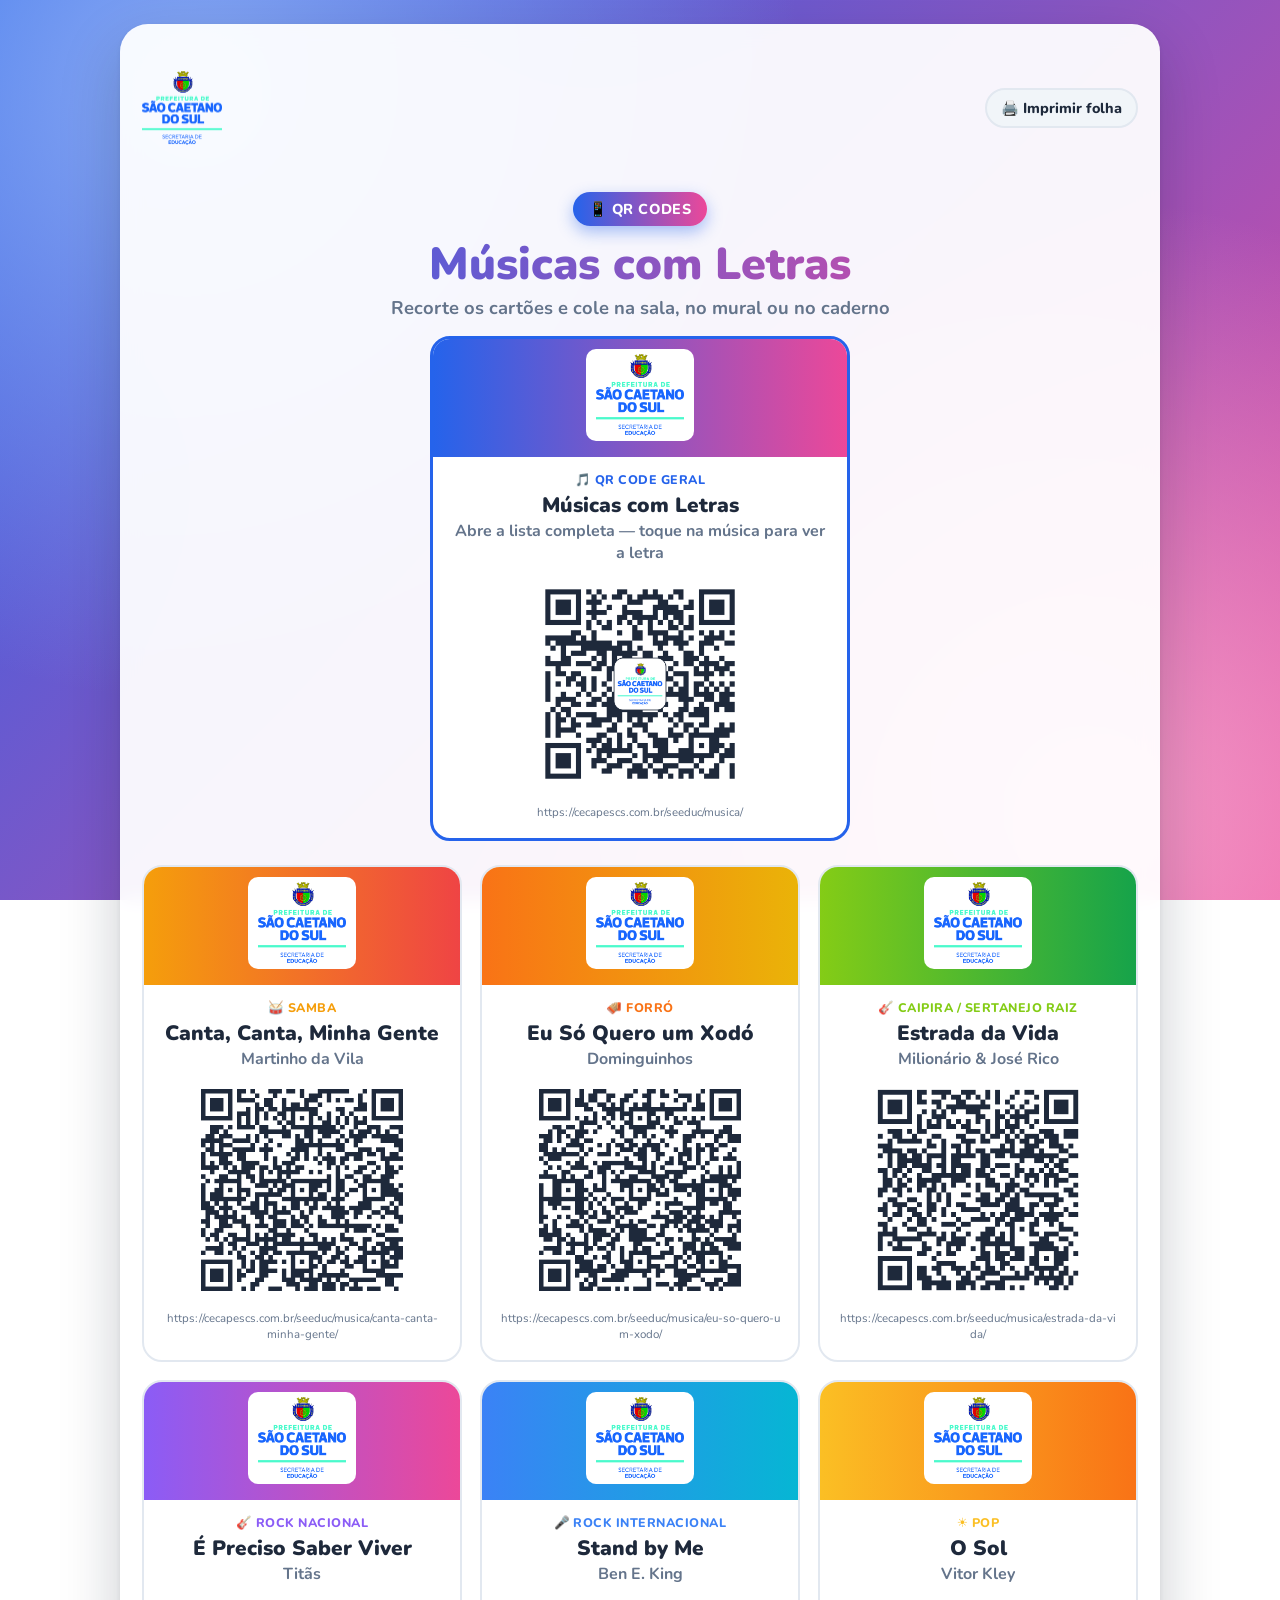
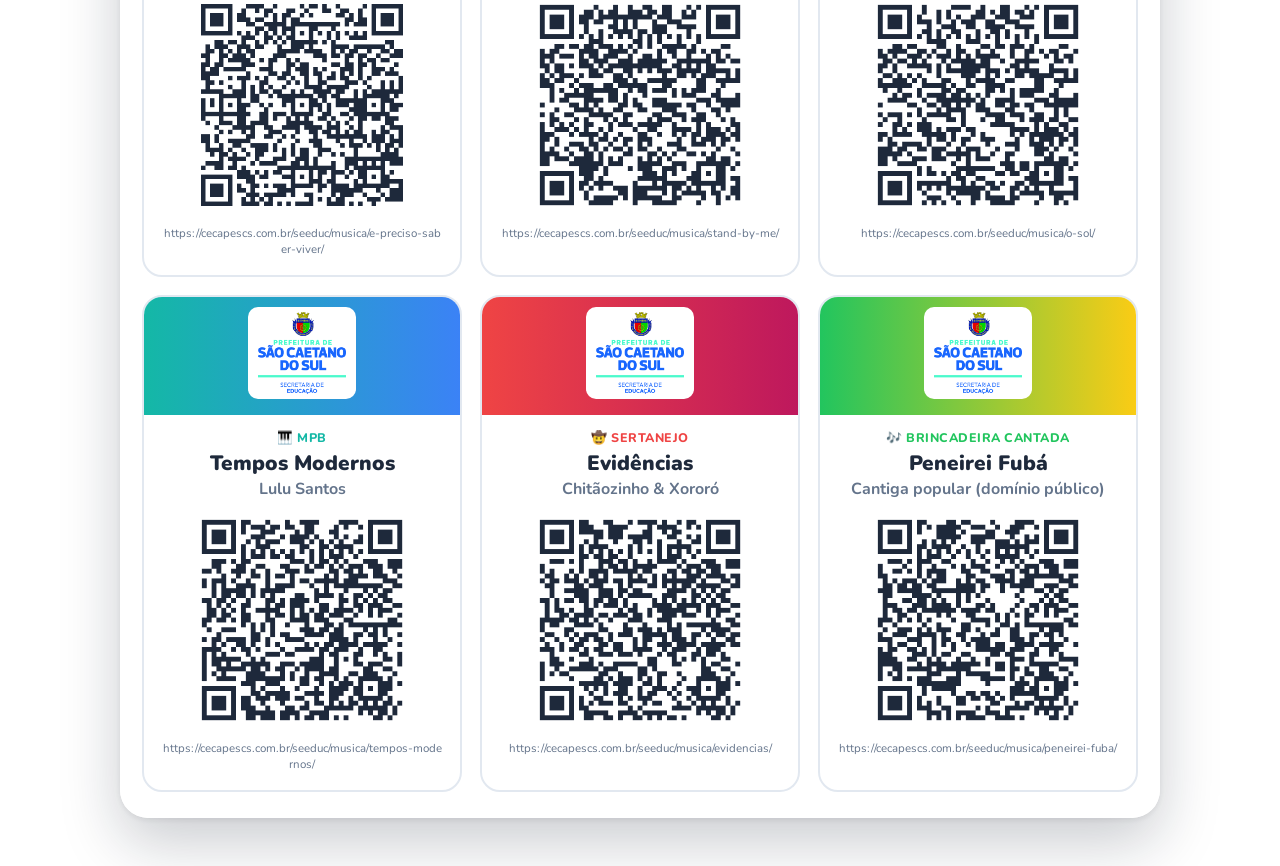
<file: musica/qrcodes/index.html>
<!DOCTYPE html>
<html lang="pt-BR">
<head>
  <meta charset="UTF-8">
  <meta name="viewport" content="width=device-width, initial-scale=1.0">
  <title>QR Codes — Músicas com Letras | SEEDUC</title>
  <link rel="icon" href="../assets/favicon.svg" type="image/svg+xml">
  <link rel="preconnect" href="https://fonts.googleapis.com">
  <link rel="preconnect" href="https://fonts.gstatic.com" crossorigin>
  <link href="https://fonts.googleapis.com/css2?family=Nunito:wght@400;600;700;900&display=swap" rel="stylesheet">
  <link rel="stylesheet" href="../assets/estilo.css">
  <style>
    :root { --cor: #2563eb; --cor2: #ec4899; }
  </style>
</head>
<body class="pagina-qr">
  <div class="fundo" aria-hidden="true">
    <span class="nota n1" aria-hidden="true">♪</span>
    <span class="nota n2" aria-hidden="true">♫</span>
    <span class="nota n3" aria-hidden="true">♩</span>
    <span class="nota n4" aria-hidden="true">♬</span>
    <span class="nota n5" aria-hidden="true">♪</span>
    <span class="nota n6" aria-hidden="true">♫</span>
    <span class="nota n7" aria-hidden="true">♩</span>
    <span class="nota n8" aria-hidden="true">♬</span>
    <span class="nota n9" aria-hidden="true">♪</span>
    <span class="nota n10" aria-hidden="true">♫</span>
    <span class="nota n11" aria-hidden="true">♬</span>
    <span class="nota n12" aria-hidden="true">♪</span>
  </div>

  <main class="cartao cartao-largo">
    <header class="topo">
      <a href="../" class="logo-link"><img src="../assets/logo-seeduc.png" alt="SEEDUC" class="logo"></a>
      <button type="button" class="botao-pequeno" onclick="window.print()">🖨️ Imprimir folha</button>
    </header>
    <div class="cabecalho">
      <span class="estilo">📱 QR Codes</span>
      <h1>Músicas com Letras</h1>
      <p class="artista">Recorte os cartões e cole na sala, no mural ou no caderno</p>
    </div>

    <section class="grade-qr">
      <article class="qr-cartao qr-geral" style="--cor: #2563eb; --cor2: #ec4899;">
        <div class="qr-faixa"><img src="../assets/logo-seeduc.png" alt="SEEDUC" class="qr-logo"></div>
        <div class="qr-estilo">🎵 QR code geral</div>
        <h2>Músicas com Letras</h2>
        <p class="qr-artista">Abre a lista completa — toque na música para ver a letra</p>
        <img src="geral-com-logo.png" alt="QR Code: lista de músicas" class="qr-img">
        <p class="qr-url">https://cecapescs.com.br/seeduc/musica/</p>
      </article>
      <article class="qr-cartao" style="--cor: #f59e0b; --cor2: #ef4444;">
        <div class="qr-faixa"><img src="../assets/logo-seeduc.png" alt="SEEDUC" class="qr-logo"></div>
        <div class="qr-estilo">🥁 Samba</div>
        <h2>Canta, Canta, Minha Gente</h2>
        <p class="qr-artista">Martinho da Vila</p>
        <img src="canta-canta-minha-gente.png" alt="QR Code: Canta, Canta, Minha Gente" class="qr-img">
        <p class="qr-url">https://cecapescs.com.br/seeduc/musica/canta-canta-minha-gente/</p>
      </article>
      <article class="qr-cartao" style="--cor: #f97316; --cor2: #eab308;">
        <div class="qr-faixa"><img src="../assets/logo-seeduc.png" alt="SEEDUC" class="qr-logo"></div>
        <div class="qr-estilo">🪗 Forró</div>
        <h2>Eu Só Quero um Xodó</h2>
        <p class="qr-artista">Dominguinhos</p>
        <img src="eu-so-quero-um-xodo.png" alt="QR Code: Eu Só Quero um Xodó" class="qr-img">
        <p class="qr-url">https://cecapescs.com.br/seeduc/musica/eu-so-quero-um-xodo/</p>
      </article>
      <article class="qr-cartao" style="--cor: #84cc16; --cor2: #16a34a;">
        <div class="qr-faixa"><img src="../assets/logo-seeduc.png" alt="SEEDUC" class="qr-logo"></div>
        <div class="qr-estilo">🎸 Caipira / Sertanejo raiz</div>
        <h2>Estrada da Vida</h2>
        <p class="qr-artista">Milionário &amp; José Rico</p>
        <img src="estrada-da-vida.png" alt="QR Code: Estrada da Vida" class="qr-img">
        <p class="qr-url">https://cecapescs.com.br/seeduc/musica/estrada-da-vida/</p>
      </article>
      <article class="qr-cartao" style="--cor: #8b5cf6; --cor2: #ec4899;">
        <div class="qr-faixa"><img src="../assets/logo-seeduc.png" alt="SEEDUC" class="qr-logo"></div>
        <div class="qr-estilo">🎸 Rock nacional</div>
        <h2>É Preciso Saber Viver</h2>
        <p class="qr-artista">Titãs</p>
        <img src="e-preciso-saber-viver.png" alt="QR Code: É Preciso Saber Viver" class="qr-img">
        <p class="qr-url">https://cecapescs.com.br/seeduc/musica/e-preciso-saber-viver/</p>
      </article>
      <article class="qr-cartao" style="--cor: #3b82f6; --cor2: #06b6d4;">
        <div class="qr-faixa"><img src="../assets/logo-seeduc.png" alt="SEEDUC" class="qr-logo"></div>
        <div class="qr-estilo">🎤 Rock internacional</div>
        <h2>Stand by Me</h2>
        <p class="qr-artista">Ben E. King</p>
        <img src="stand-by-me.png" alt="QR Code: Stand by Me" class="qr-img">
        <p class="qr-url">https://cecapescs.com.br/seeduc/musica/stand-by-me/</p>
      </article>
      <article class="qr-cartao" style="--cor: #fbbf24; --cor2: #f97316;">
        <div class="qr-faixa"><img src="../assets/logo-seeduc.png" alt="SEEDUC" class="qr-logo"></div>
        <div class="qr-estilo">☀️ Pop</div>
        <h2>O Sol</h2>
        <p class="qr-artista">Vitor Kley</p>
        <img src="o-sol.png" alt="QR Code: O Sol" class="qr-img">
        <p class="qr-url">https://cecapescs.com.br/seeduc/musica/o-sol/</p>
      </article>
      <article class="qr-cartao" style="--cor: #14b8a6; --cor2: #3b82f6;">
        <div class="qr-faixa"><img src="../assets/logo-seeduc.png" alt="SEEDUC" class="qr-logo"></div>
        <div class="qr-estilo">🎹 MPB</div>
        <h2>Tempos Modernos</h2>
        <p class="qr-artista">Lulu Santos</p>
        <img src="tempos-modernos.png" alt="QR Code: Tempos Modernos" class="qr-img">
        <p class="qr-url">https://cecapescs.com.br/seeduc/musica/tempos-modernos/</p>
      </article>
      <article class="qr-cartao" style="--cor: #ef4444; --cor2: #be185d;">
        <div class="qr-faixa"><img src="../assets/logo-seeduc.png" alt="SEEDUC" class="qr-logo"></div>
        <div class="qr-estilo">🤠 Sertanejo</div>
        <h2>Evidências</h2>
        <p class="qr-artista">Chitãozinho &amp; Xororó</p>
        <img src="evidencias.png" alt="QR Code: Evidências" class="qr-img">
        <p class="qr-url">https://cecapescs.com.br/seeduc/musica/evidencias/</p>
      </article>
      <article class="qr-cartao" style="--cor: #22c55e; --cor2: #facc15;">
        <div class="qr-faixa"><img src="../assets/logo-seeduc.png" alt="SEEDUC" class="qr-logo"></div>
        <div class="qr-estilo">🎶 Brincadeira cantada</div>
        <h2>Peneirei Fubá</h2>
        <p class="qr-artista">Cantiga popular (domínio público)</p>
        <img src="peneirei-fuba.png" alt="QR Code: Peneirei Fubá" class="qr-img">
        <p class="qr-url">https://cecapescs.com.br/seeduc/musica/peneirei-fuba/</p>
      </article>
    </section>
  </main>
</body>
</html>
</file>
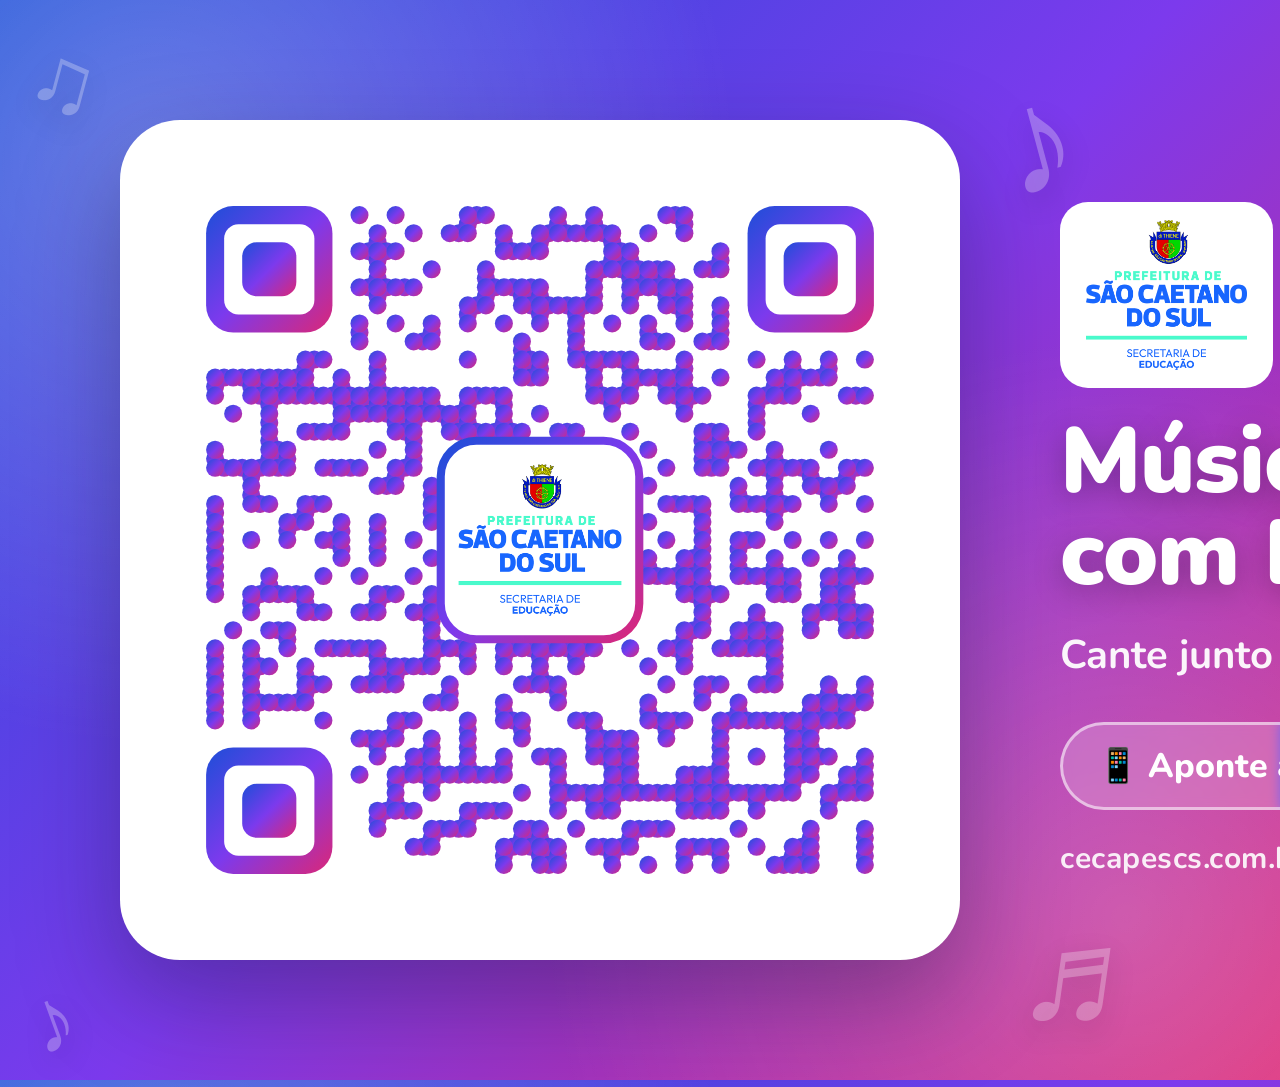
<file: musica/qrcodes/telao.html>
<!DOCTYPE html>
<html lang="pt-BR"><head><meta charset="UTF-8"><title>QR Telão</title>
<link href="https://fonts.googleapis.com/css2?family=Nunito:wght@700;900&display=swap" rel="stylesheet">
<style>
  * { margin:0; box-sizing:border-box; }
  body { width:1920px; height:1080px; overflow:hidden; font-family:'Nunito',sans-serif; color:#fff; position:relative;
    background: radial-gradient(circle at 12% 15%, rgba(255,255,255,.28) 0, transparent 40%),
                radial-gradient(circle at 88% 85%, rgba(255,255,255,.22) 0, transparent 40%),
                linear-gradient(135deg,#1d4ed8 0%,#7c3aed 50%,#db2777 100%); }
  .nota { position:absolute; color:rgba(255,255,255,.28); font-size:120px; text-shadow:0 10px 30px rgba(0,0,0,.15); }
  .cartao { position:absolute; left:120px; top:120px; width:840px; height:840px; background:#fff; border-radius:60px;
    box-shadow:0 40px 100px rgba(15,23,42,.35); padding:50px; }
  .cartao img { width:100%; height:100%; display:block; }
  .texto { position:absolute; left:1060px; top:0; height:1080px; width:760px; display:flex; flex-direction:column; justify-content:center; gap:28px; }
  .logo { background:#fff; border-radius:28px; padding:18px 26px; width:fit-content; }
  .logo img { height:150px; display:block; }
  h1 { font-size:92px; font-weight:900; line-height:1; letter-spacing:-1px; text-shadow:0 8px 30px rgba(0,0,0,.25); }
  h2 { font-size:40px; font-weight:700; opacity:.95; }
  .chamada { margin-top:12px; background:rgba(255,255,255,.18); border:3px solid rgba(255,255,255,.55); border-radius:999px; padding:18px 34px; font-size:34px; font-weight:800; width:fit-content; backdrop-filter:blur(6px); }
  .url { font-size:30px; font-weight:700; opacity:.9; letter-spacing:.5px; }
</style></head><body>
  <span class="nota" style="left:1000px;top:40px;font-size:150px;transform:rotate(-15deg)">♪</span>
  <span class="nota" style="left:1760px;top:120px;transform:rotate(12deg)">♫</span>
  <span class="nota" style="left:1020px;top:880px;font-size:140px;transform:rotate(8deg)">♬</span>
  <span class="nota" style="left:1780px;top:860px;font-size:110px;transform:rotate(-10deg)">♩</span>
  <span class="nota" style="left:30px;top:960px;font-size:90px;transform:rotate(-20deg)">♪</span>
  <span class="nota" style="left:30px;top:20px;font-size:90px;transform:rotate(15deg)">♫</span>
  <div class="cartao"><img src="[data-uri]" alt="QR code"></div>
  <div class="texto">
    <div class="logo"><img src="[data-uri]" alt="SEEDUC"></div>
    <h1>Músicas<br>com Letras</h1>
    <h2>Cante junto com a gente!</h2>
    <div class="chamada">📱 Aponte a câmera para o QR code</div>
    <div class="url">cecapescs.com.br/seeduc/musica</div>
  </div>
</body></html>
</file>
<file: musica/assets/estilo.css>
/* musica/assets/estilo.css
   Estilo compartilhado das páginas do projeto Músicas com Letras — SEEDUC.
   Cada página define --cor e --cor2 (cores do estilo musical). */

:root {
  --cor: #2563eb;
  --cor2: #ec4899;
  --escala: 1;              /* controlado pelos botões A− / A+ */
  --texto: #1e293b;
  --texto-suave: #64748b;
  --branco: #ffffff;
  --raio: 28px;
}

* { box-sizing: border-box; }

html, body { margin: 0; padding: 0; }

body {
  font-family: 'Nunito', system-ui, -apple-system, 'Segoe UI', Roboto, sans-serif;
  color: var(--texto);
  min-height: 100vh;
  background:
    radial-gradient(circle at 15% 10%, color-mix(in srgb, var(--cor) 55%, white) 0, transparent 45%),
    radial-gradient(circle at 85% 90%, color-mix(in srgb, var(--cor2) 55%, white) 0, transparent 45%),
    linear-gradient(135deg, var(--cor) 0%, var(--cor2) 100%);
  background-attachment: fixed;
  padding: 24px 14px 48px;
  display: flex;
  justify-content: center;
  align-items: flex-start;
  overflow-x: hidden;
}

/* ---------- Fundo com notas musicais flutuantes ---------- */
.fundo {
  position: fixed;
  inset: 0;
  z-index: 0;
  pointer-events: none;
  overflow: hidden;
}
.nota {
  position: absolute;
  bottom: -12vh;
  color: rgba(255, 255, 255, 0.55);
  font-size: 2.6rem;
  text-shadow: 0 4px 18px rgba(0, 0, 0, 0.12);
  animation: flutuar linear infinite;
  will-change: transform, opacity;
}
@keyframes flutuar {
  0%   { transform: translateY(0) rotate(-12deg) scale(0.8); opacity: 0; }
  10%  { opacity: 1; }
  90%  { opacity: 1; }
  100% { transform: translateY(-120vh) rotate(18deg) scale(1.25); opacity: 0; }
}
.nota.n1  { left: 4%;  font-size: 2.2rem; animation-duration: 19s; animation-delay: -2s; }
.nota.n2  { left: 12%; font-size: 3.4rem; animation-duration: 24s; animation-delay: -9s; }
.nota.n3  { left: 21%; font-size: 2.0rem; animation-duration: 17s; animation-delay: -5s; }
.nota.n4  { left: 30%; font-size: 3.8rem; animation-duration: 27s; animation-delay: -14s; }
.nota.n5  { left: 39%; font-size: 2.4rem; animation-duration: 21s; animation-delay: -1s; }
.nota.n6  { left: 48%; font-size: 3.0rem; animation-duration: 25s; animation-delay: -17s; }
.nota.n7  { left: 57%; font-size: 2.1rem; animation-duration: 18s; animation-delay: -7s; }
.nota.n8  { left: 66%; font-size: 3.6rem; animation-duration: 26s; animation-delay: -11s; }
.nota.n9  { left: 74%; font-size: 2.5rem; animation-duration: 20s; animation-delay: -4s; }
.nota.n10 { left: 82%; font-size: 3.2rem; animation-duration: 23s; animation-delay: -15s; }
.nota.n11 { left: 90%; font-size: 2.3rem; animation-duration: 19s; animation-delay: -8s; }
.nota.n12 { left: 96%; font-size: 2.8rem; animation-duration: 22s; animation-delay: -12s; }

@media (prefers-reduced-motion: reduce) {
  .nota { animation: none; bottom: auto; top: 20%; opacity: .5; }
}

/* ---------- Cartão principal ---------- */
.cartao {
  position: relative;
  z-index: 1;
  width: 100%;
  max-width: 720px;
  background: rgba(255, 255, 255, 0.94);
  backdrop-filter: blur(10px);
  -webkit-backdrop-filter: blur(10px);
  border-radius: var(--raio);
  box-shadow: 0 24px 60px rgba(15, 23, 42, 0.22), 0 2px 6px rgba(15, 23, 42, 0.08);
  padding: 22px 22px 26px;
  animation: aparecer .6s ease-out both;
}
.cartao-largo { max-width: 1040px; }

@keyframes aparecer {
  from { transform: translateY(18px); opacity: 0; }
  to   { transform: translateY(0);    opacity: 1; }
}

.topo {
  display: flex;
  align-items: center;
  justify-content: space-between;
  gap: 12px;
  flex-wrap: wrap;
}
.logo { height: 124px; width: auto; max-width: 60%; object-fit: contain; display: block; }
.logo-link { display: inline-block; line-height: 0; }
.selo {
  font-size: .8rem;
  font-weight: 700;
  color: var(--cor);
  background: color-mix(in srgb, var(--cor) 12%, white);
  border: 2px solid color-mix(in srgb, var(--cor) 35%, white);
  padding: 6px 12px;
  border-radius: 999px;
  white-space: nowrap;
}

.cabecalho { text-align: center; margin: 22px 0 14px; }
.estilo {
  display: inline-block;
  font-weight: 800;
  font-size: .9rem;
  letter-spacing: .04em;
  text-transform: uppercase;
  color: #fff;
  background: linear-gradient(90deg, var(--cor), var(--cor2));
  padding: 7px 16px;
  border-radius: 999px;
  box-shadow: 0 6px 16px color-mix(in srgb, var(--cor) 40%, transparent);
}
h1 {
  font-size: clamp(1.9rem, 6vw, 2.8rem);
  font-weight: 900;
  line-height: 1.1;
  margin: 14px 0 6px;
  background: linear-gradient(90deg, var(--cor), var(--cor2));
  -webkit-background-clip: text;
  background-clip: text;
  color: transparent;
}
.artista {
  margin: 0;
  font-size: 1.15rem;
  font-weight: 700;
  color: var(--texto-suave);
}

/* ---------- Barra de ferramentas ---------- */
.ferramentas {
  display: flex;
  justify-content: center;
  gap: 8px;
  flex-wrap: wrap;
  margin: 10px 0 18px;
}
.ferramentas button, .botao-pequeno {
  font: inherit;
  font-weight: 800;
  font-size: .9rem;
  color: var(--texto);
  background: #f1f5f9;
  border: 2px solid #e2e8f0;
  border-radius: 999px;
  padding: 8px 14px;
  cursor: pointer;
  transition: transform .15s, background .15s, border-color .15s;
}
.ferramentas button:hover, .botao-pequeno:hover {
  background: color-mix(in srgb, var(--cor) 12%, white);
  border-color: var(--cor);
  transform: translateY(-1px);
}

/* ---------- Letra ---------- */
.letra {
  background: linear-gradient(180deg, #ffffff, #f8fafc);
  border: 2px solid #eef2f7;
  border-left: 8px solid var(--cor);
  border-radius: 20px;
  padding: 22px 24px;
  font-size: calc(1.3rem * var(--escala));
  line-height: 1.65;
  font-weight: 600;
  text-align: center;
}
.letra p { margin: 0 0 1.4em; }
.letra p:last-child { margin-bottom: 0; }

.letra-externa { text-align: center; }
.aviso-letra { padding: 10px 0; }
.aviso-icone { font-size: 3.2rem; line-height: 1; margin-bottom: 10px; }
.aviso-letra p { font-size: 1.05rem; font-weight: 600; color: var(--texto-suave); }

.botao {
  display: inline-block;
  margin-top: 8px;
  color: #fff;
  text-decoration: none;
  font-weight: 800;
  font-size: 1.05rem;
  background: linear-gradient(90deg, var(--cor), var(--cor2));
  padding: 14px 24px;
  border-radius: 999px;
  box-shadow: 0 10px 24px color-mix(in srgb, var(--cor) 45%, transparent);
  transition: transform .15s, box-shadow .15s;
}
.botao:hover { transform: translateY(-2px); box-shadow: 0 14px 28px color-mix(in srgb, var(--cor) 55%, transparent); }

/* ---------- Rodapé ---------- */
.rodape {
  display: flex;
  gap: 18px;
  align-items: center;
  margin-top: 24px;
  padding-top: 18px;
  border-top: 2px dashed #e2e8f0;
}
.rodape-simples { justify-content: center; text-align: center; }
.qr { text-align: center; flex: 0 0 auto; }
.qr img { display: block; border-radius: 12px; border: 3px solid #e2e8f0; background: #fff; margin: 0 auto 6px; }
.qr small { display: block; font-size: .72rem; color: var(--texto-suave); max-width: 130px; line-height: 1.3; }
.rodape-texto { flex: 1; font-size: .9rem; color: var(--texto-suave); }
.rodape-texto p { margin: 10px 0 0; line-height: 1.4; }
.link-externo {
  display: inline-block;
  color: var(--cor);
  font-weight: 800;
  text-decoration: none;
  margin: 2px 10px 2px 0;
}
.link-externo:hover { text-decoration: underline; }

/* ---------- Lista de músicas (index) ---------- */
.lista { display: grid; gap: 10px; margin-top: 10px; }
.item {
  display: grid;
  grid-template-columns: auto auto 1fr auto;
  align-items: center;
  gap: 14px;
  text-decoration: none;
  color: var(--texto);
  background: #fff;
  border: 2px solid #eef2f7;
  border-left: 8px solid var(--cor);
  border-radius: 18px;
  padding: 12px 16px;
  transition: transform .15s, box-shadow .15s, border-color .15s;
}
.item:hover {
  transform: translateX(4px);
  border-color: var(--cor);
  box-shadow: 0 10px 24px color-mix(in srgb, var(--cor) 25%, transparent);
}
.item .num {
  width: 34px; height: 34px;
  display: grid; place-items: center;
  border-radius: 50%;
  font-weight: 900;
  color: #fff;
  background: linear-gradient(135deg, var(--cor), var(--cor2));
}
.item .emoji { font-size: 1.6rem; }
.item .info { display: flex; flex-direction: column; line-height: 1.25; }
.item .info strong { font-size: 1.1rem; font-weight: 900; }
.item .info span { color: var(--texto-suave); font-weight: 600; font-size: .95rem; }
.item .info em { font-style: normal; font-size: .75rem; font-weight: 800; color: var(--cor); text-transform: uppercase; letter-spacing: .04em; }
.item .seta { font-size: 1.8rem; color: var(--cor); font-weight: 900; }

/* ---------- Folha de QR codes ---------- */
.grade-qr {
  display: grid;
  grid-template-columns: repeat(auto-fill, minmax(280px, 1fr));
  gap: 18px;
  margin-top: 16px;
}
.qr-cartao {
  background: #fff;
  border: 2px solid #e2e8f0;
  border-radius: 20px;
  padding: 0 18px 18px;
  text-align: center;
  overflow: hidden;
  break-inside: avoid;
  page-break-inside: avoid;
}
.qr-faixa {
  background: linear-gradient(90deg, var(--cor), var(--cor2));
  margin: 0 -18px 14px;
  padding: 10px;
}
.qr-logo { height: 92px; background: #fff; border-radius: 10px; padding: 5px 10px; }
.qr-estilo { font-size: .78rem; font-weight: 800; text-transform: uppercase; letter-spacing: .04em; color: var(--cor); }
.qr-cartao h2 { font-size: 1.3rem; font-weight: 900; margin: 6px 0 2px; line-height: 1.15; }
.qr-artista { margin: 0 0 10px; color: var(--texto-suave); font-weight: 700; }
.qr-img { width: 100%; max-width: 220px; height: auto; display: block; margin: 0 auto; }
.qr-url { font-size: .72rem; color: var(--texto-suave); word-break: break-all; margin: 10px 0 0; }

/* ---------- Responsivo ---------- */
@media (max-width: 520px) {
  body { padding: 12px 8px 32px; }
  .cartao { padding: 16px 14px 20px; border-radius: 22px; }
  .logo { height: 100px; }
  .letra { padding: 18px 14px; font-size: calc(1.15rem * var(--escala)); }
  .rodape { flex-direction: column; text-align: center; }
  .item { grid-template-columns: auto 1fr auto; }
  .item .emoji { display: none; }
}

/* ---------- Impressão ---------- */
@media print {
  body { background: #fff; padding: 0; display: block; }
  .fundo, .ferramentas, .botao-pequeno { display: none !important; }
  .cartao { box-shadow: none; max-width: none; border-radius: 0; background: #fff; backdrop-filter: none; animation: none; }
  h1 { color: var(--cor); -webkit-text-fill-color: var(--cor); background: none; }
  .letra { border-color: #ddd; }
  .grade-qr { grid-template-columns: repeat(3, 1fr); gap: 10px; }
  .qr-cartao { border-style: dashed; }
  a { color: inherit; }
}

/* ---------- Versão com letras carregadas de assets/letras.js ---------- */
.conteudo.trocando { animation: aparecer .35s ease-out both; }

.voltar {
  display: inline-block;
  margin-top: 14px;
  color: var(--cor);
  font-weight: 800;
  text-decoration: none;
  font-size: .95rem;
}
.voltar:hover { text-decoration: underline; }

.navegacao {
  display: flex;
  justify-content: space-between;
  gap: 10px;
  margin-top: 16px;
}
.nav-btn {
  flex: 1;
  text-decoration: none;
  color: var(--texto);
  font-weight: 800;
  font-size: .9rem;
  background: #f1f5f9;
  border: 2px solid #e2e8f0;
  border-radius: 14px;
  padding: 10px 14px;
  transition: border-color .15s, background .15s;
}
.nav-btn:hover { border-color: var(--cor); background: color-mix(in srgb, var(--cor) 10%, white); }
.nav-prox { text-align: right; }

.bloco-letra .letra-traducao { display: none; margin-top: 12px; border-left-color: var(--cor2); }
.bloco-letra.mostrar-traducao .letra-original { display: none; }
.bloco-letra.mostrar-traducao .letra-traducao { display: block; }

.dica-admin { font-size: .75rem !important; opacity: .7; margin-top: 16px !important; }
.dica-admin code { background: #f1f5f9; padding: 1px 5px; border-radius: 5px; }

.qr-cartao.qr-geral { grid-column: 1 / -1; max-width: 420px; margin: 0 auto 6px; border: 3px solid var(--cor); }

@media print {
  .navegacao, .voltar, .dica-admin { display: none !important; }
}
</file>
